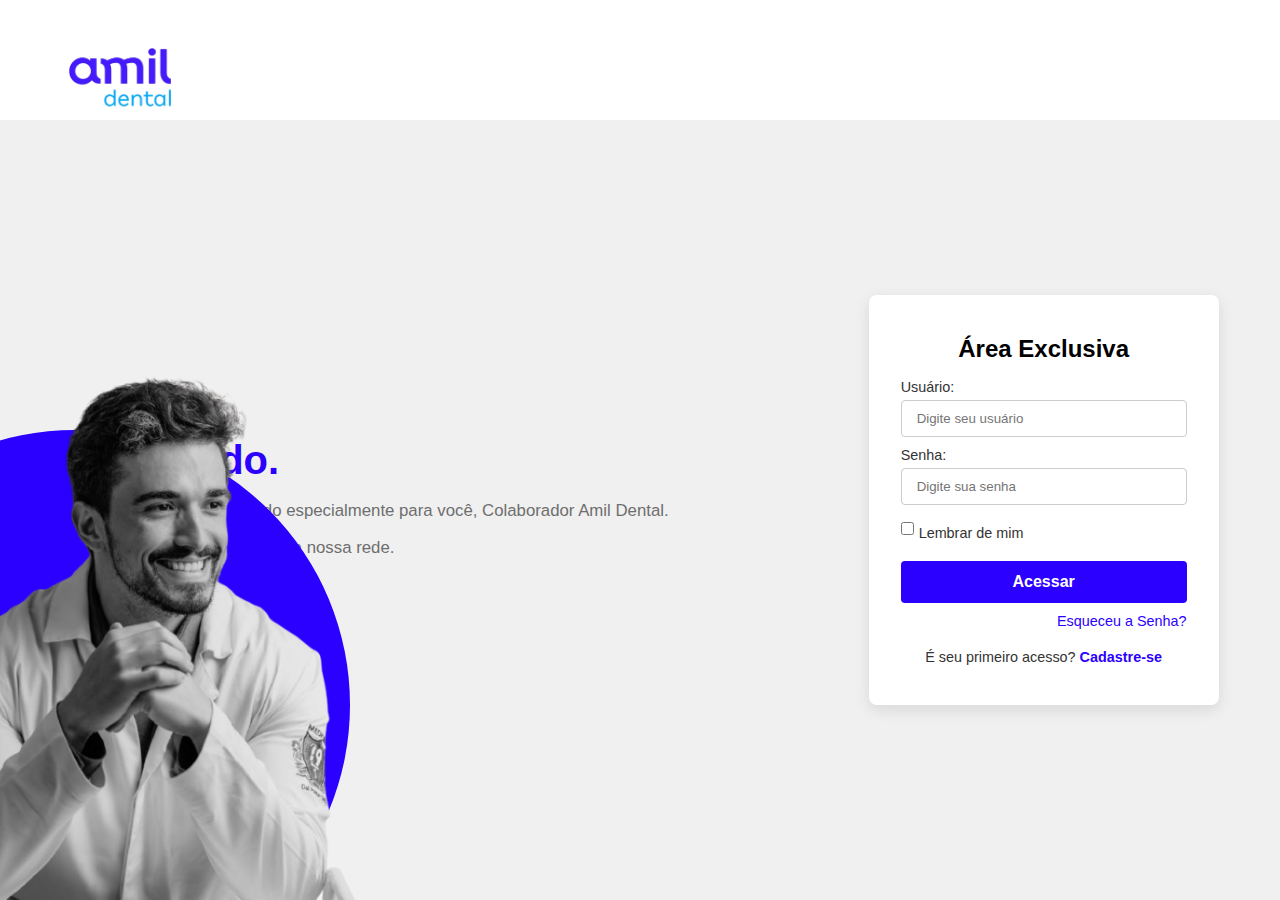
<file: projeto/index.html>
<!DOCTYPE html>
<html lang="pt-BR">
  <head>
    <meta charset="UTF-8" />
    <meta name="viewport" content="width=device-width, initial-scale=1.0" />
    <title>Amil Dental - Login</title>
    <link rel="stylesheet" href="style.css" />
  </head>
  <body>
    <div class="main-wrapper">
      <header class="top-bar">
        <img src="imagens/logo.png" alt="Logo Amil Dental" class="logo" />
      </header>

      <div class="container">
        <div class="left-side">
          <div class="text-content">
            <h2 class="welcome-title">Bem-vindo.</h2>
            <p>
              Seja bem vindo ao site criado especialmente para você, Colaborador
              Amil Dental.
            </p>
            <p class="thanks-text">
              Agradecemos por fazer parte da nossa rede.
            </p>
          </div>

          <div class="image-art">
            <div class="circle"></div>
            <img
              src="imagens/dentista.png"
              alt="Dentista"
              class="dentista-img"
            />
          </div>
        </div>

        <div class="right-side">
          <div class="login-box">
            <h2 class="area-title">Área Exclusiva</h2>
            <form action="dashboard.html">
              <label for="usuario">Usuário:</label>
              <input
                type="text"
                id="usuario"
                placeholder="Digite seu usuário"
              />

              <label for="senha">Senha:</label>
              <input
                type="password"
                id="senha"
                placeholder="Digite sua senha"
              />

              <div class="remember-me">
                <input type="checkbox" id="lembrar" />
                <label for="lembrar">Lembrar de mim</label>
              </div>

              <button type="submit" class="access-button">Acessar</button>

              <a href="#" class="forgot-password-link">Esqueceu a Senha?</a>
              <p class="first-access-text">
                É seu primeiro acesso?
                <a href="#" class="register-link">Cadastre-se</a>
              </p>
            </form>
          </div>
        </div>
      </div>
    </div>
  </body>
</html>
</file>
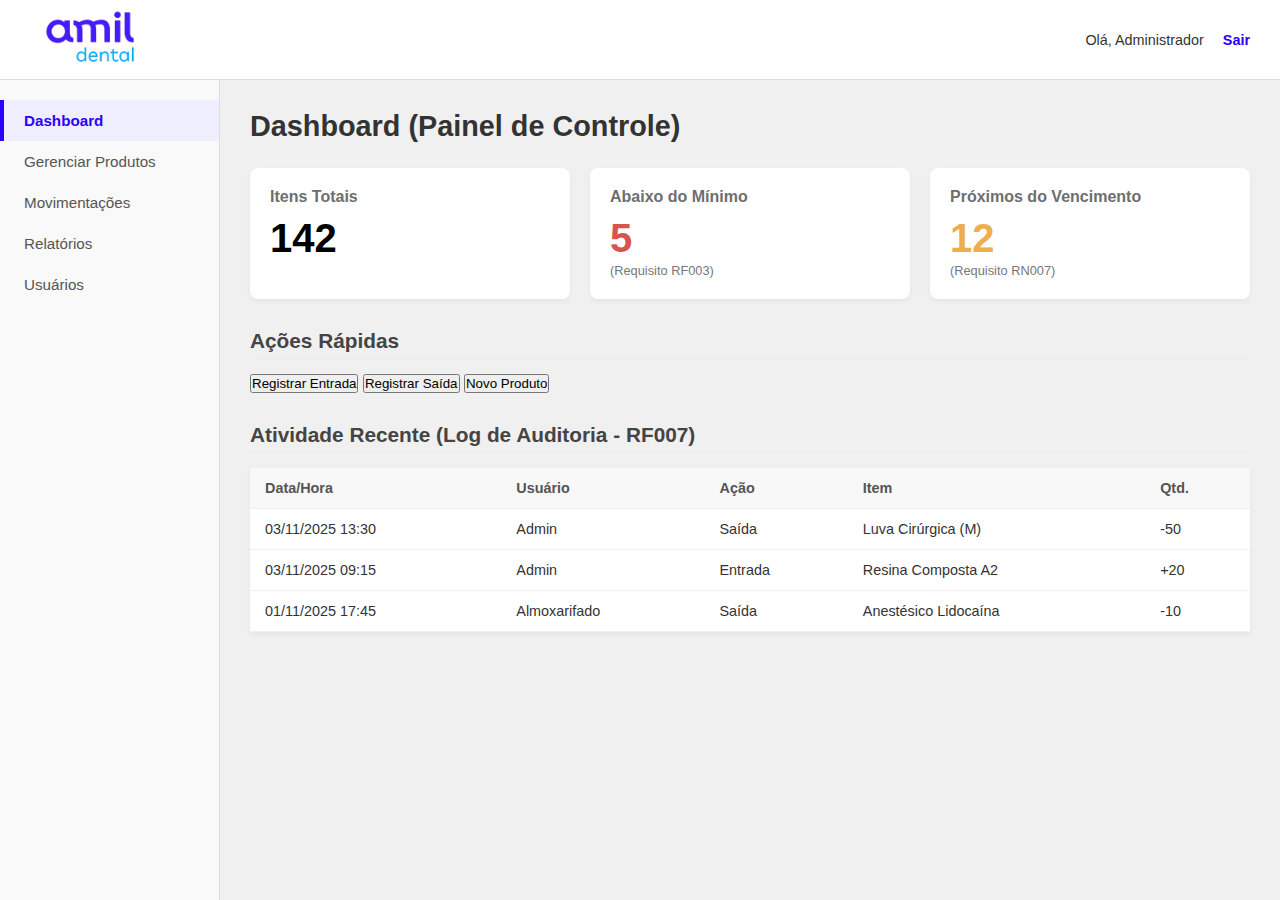
<file: projeto/dashboard.html>
<!DOCTYPE html>
<html lang="pt-BR">
  <head>
    <meta charset="UTF-8" />
    <meta name="viewport" content="width=device-width, initial-scale=1.0" />
    <title>Dashboard - Amil Dental</title>
    <link rel="stylesheet" href="style.css" />
    <link rel="stylesheet" href="dashboard.css" />
  </head>
  <body>
    <div class="dashboard-wrapper">
      <header class="dash-header">
        <img src="imagens/logo.png" alt="Logo Amil Dental" class="logo-dash" />
        <div class="user-info">
          <span>Olá, Administrador</span>
          <a href="index.html" class="logout-link">Sair</a>
        </div>
      </header>

      <div class="dash-container">
        <nav class="sidebar">
          <ul>
            <li class="active"><a href="dashboard.html">Dashboard</a></li>
            <li><a href="produtos.html">Gerenciar Produtos</a></li>
            <li><a href="movimentacoes.html">Movimentações</a></li>
            <li><a href="relatorios.html">Relatórios</a></li>
            <li><a href="usuarios.html">Usuários</a></li>
          </ul>
        </nav>

        <main class="main-content">
          <h1>Dashboard (Painel de Controle)</h1>

          <section class="stats-cards">
            <div class="card">
              <h3>Itens Totais</h3>
              <p>142</p>
            </div>
            <div class="card card-alert">
              <h3>Abaixo do Mínimo</h3>
              <p>5</p>
              <small>(Requisito RF003)</small>
            </div>
            <div class="card card-warning">
              <h3>Próximos do Vencimento</h3>
              <p>12</p>
              <small>(Requisito RN007)</small>
            </div>
          </section>

          <section class="quick-actions">
            <h2>Ações Rápidas</h2>
            <button>Registrar Entrada</button>
            <button>Registrar Saída</button>
            <button>Novo Produto</button>
          </section>

          <section class="recent-activity">
            <h2>Atividade Recente (Log de Auditoria - RF007)</h2>
            <table>
              <thead>
                <tr>
                  <th>Data/Hora</th>
                  <th>Usuário</th>
                  <th>Ação</th>
                  <th>Item</th>
                  <th>Qtd.</th>
                </tr>
              </thead>
              <tbody>
                <tr>
                  <td>03/11/2025 13:30</td>
                  <td>Admin</td>
                  <td>Saída</td>
                  <td>Luva Cirúrgica (M)</td>
                  <td>-50</td>
                </tr>
                <tr>
                  <td>03/11/2025 09:15</td>
                  <td>Admin</td>
                  <td>Entrada</td>
                  <td>Resina Composta A2</td>
                  <td>+20</td>
                </tr>
                <tr>
                  <td>01/11/2025 17:45</td>
                  <td>Almoxarifado</td>
                  <td>Saída</td>
                  <td>Anestésico Lidocaína</td>
                  <td>-10</td>
                </tr>
              </tbody>
            </table>
          </section>
        </main>
      </div>
    </div>
  </body>
</html>
</file>
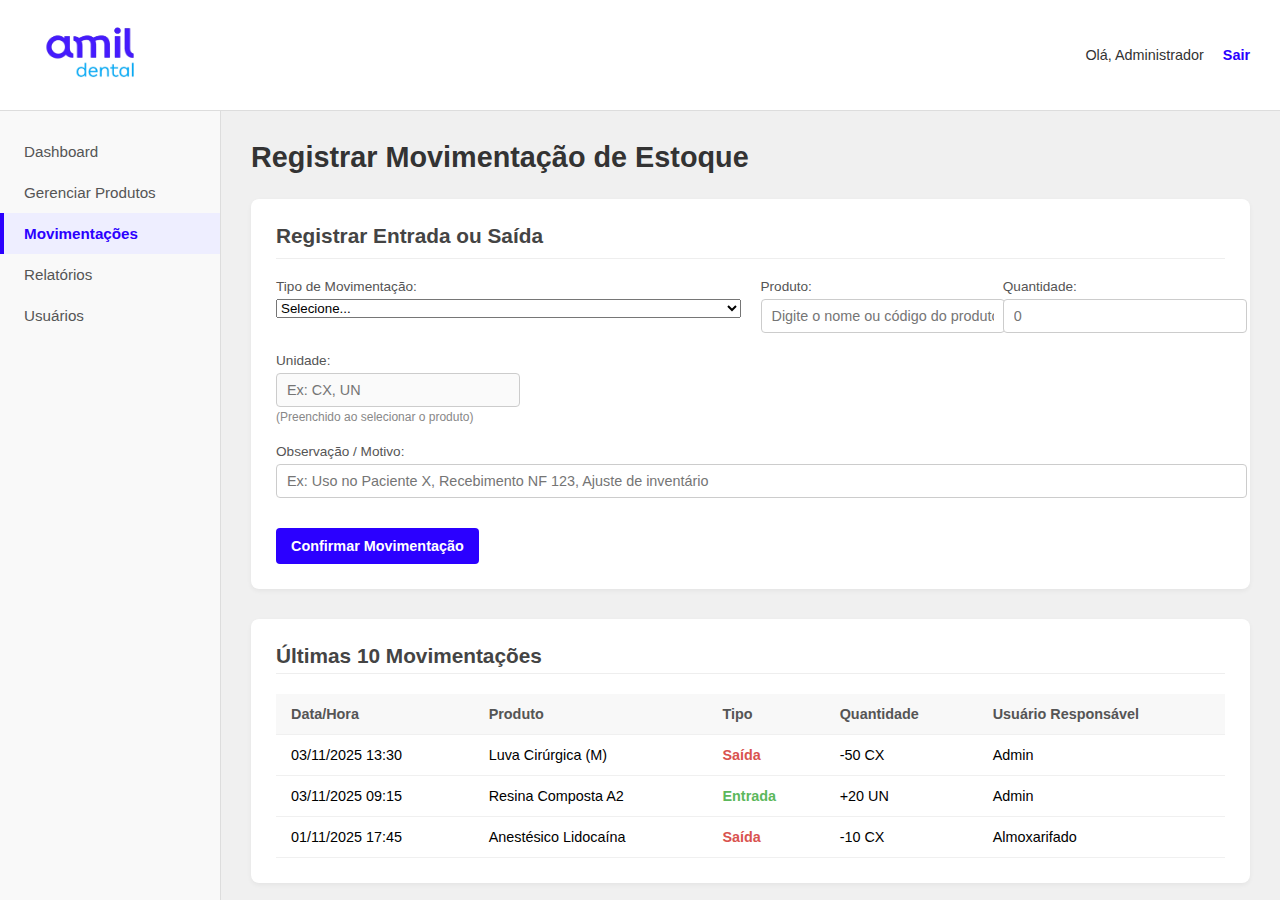
<file: projeto/movimentacoes.html>
<!DOCTYPE html>
<html lang="pt-BR">
  <head>
    <meta charset="UTF-8" />
    <meta name="viewport" content="width=device-width, initial-scale=1.0" />
    <title>Movimentações - Amil Dental</title>
    <link rel="stylesheet" href="dashboard.css" />
    <link rel="stylesheet" href="produtos.css" />
    <link rel="stylesheet" href="movimentacoes.css" />
  </head>
  <body>
    <div class="dashboard-wrapper">
      <header class="dash-header">
        <img src="imagens/logo.png" alt="Logo Amil Dental" class="logo-dash" />
        <div class="user-info">
          <span>Olá, Administrador</span>
          <a href="index.html" class="logout-link">Sair</a>
        </div>
      </header>

      <div class="dash-container">
        <nav class="sidebar">
          <ul>
            <li><a href="dashboard.html">Dashboard</a></li>
            <li><a href="produtos.html">Gerenciar Produtos</a></li>
            <li class="active">
              <a href="movimentacoes.html">Movimentações</a>
            </li>
            <li><a href="relatorios.html">Relatórios</a></li>
            <li><a href="usuarios.html">Usuários</a></li>
          </ul>
        </nav>

        <main class="main-content">
          <h1>Registrar Movimentação de Estoque</h1>

          <section class="form-container movement-form">
            <h2>Registrar Entrada ou Saída</h2>
            <form>
              <div class="form-group">
                <label for="mov-tipo">Tipo de Movimentação:</label>
                <select id="mov-tipo" required>
                  <option value="" disabled selected>Selecione...</option>
                  <option value="entrada">Entrada (Recebimento)</option>
                  <option value="saida">Saída (Uso Clínico)</option>
                  <option value="ajuste">Ajuste (Perda/Vencido)</option>
                </select>
              </div>

              <div class="form-group">
                <label for="mov-produto">Produto:</label>
                <input
                  type="text"
                  id="mov-produto"
                  placeholder="Digite o nome ou código do produto"
                  required
                />
                </div>

              <div class="form-group">
                <label for="mov-qtd">Quantidade:</label>
                <input type="number" id="mov-qtd" placeholder="0" required />
              </div>

              <div class="form-group">
                <label for="mov-unidade">Unidade:</label>
                <input
                  type="text"
                  id="mov-unidade"
                  placeholder="Ex: CX, UN"
                  disabled
                />
                <small>(Preenchido ao selecionar o produto)</small>
              </div>

              <div class="form-group form-group-full">
                <label for="mov-obs">Observação / Motivo:</label>
                <input
                  type="text"
                  id="mov-obs"
                  placeholder="Ex: Uso no Paciente X, Recebimento NF 123, Ajuste de inventário"
                />
              </div>

              <div class="form-actions">
                <button type="submit" class="btn-salvar">
                  Confirmar Movimentação
                </button>
              </div>
            </form>
          </section>

          <section class="table-container">
            <h2>Últimas 10 Movimentações</h2>
            <table>
              <thead>
                <tr>
                  <th>Data/Hora</th>
                  <th>Produto</th>
                  <th>Tipo</th>
                  <th>Quantidade</th>
                  <th>Usuário Responsável</th>
                </tr>
              </thead>
              <tbody>
                <tr>
                  <td>03/11/2025 13:30</td>
                  <td>Luva Cirúrgica (M)</td>
                  <td class="tipo-saida">Saída</td>
                  <td>-50 CX</td>
                  <td>Admin</td>
                </tr>
                <tr>
                  <td>03/11/2025 09:15</td>
                  <td>Resina Composta A2</td>
                  <td class="tipo-entrada">Entrada</td>
                  <td>+20 UN</td>
                  <td>Admin</td>
                </tr>
                <tr>
                  <td>01/11/2025 17:45</td>
                  <td>Anestésico Lidocaína</td>
                  <td class="tipo-saida">Saída</td>
                  <td>-10 CX</td>
                  <td>Almoxarifado</td>
                </tr>
                </tbody>
            </table>
          </section>
        </main>
      </div>
    </div>
  </body>
</html>
</file>
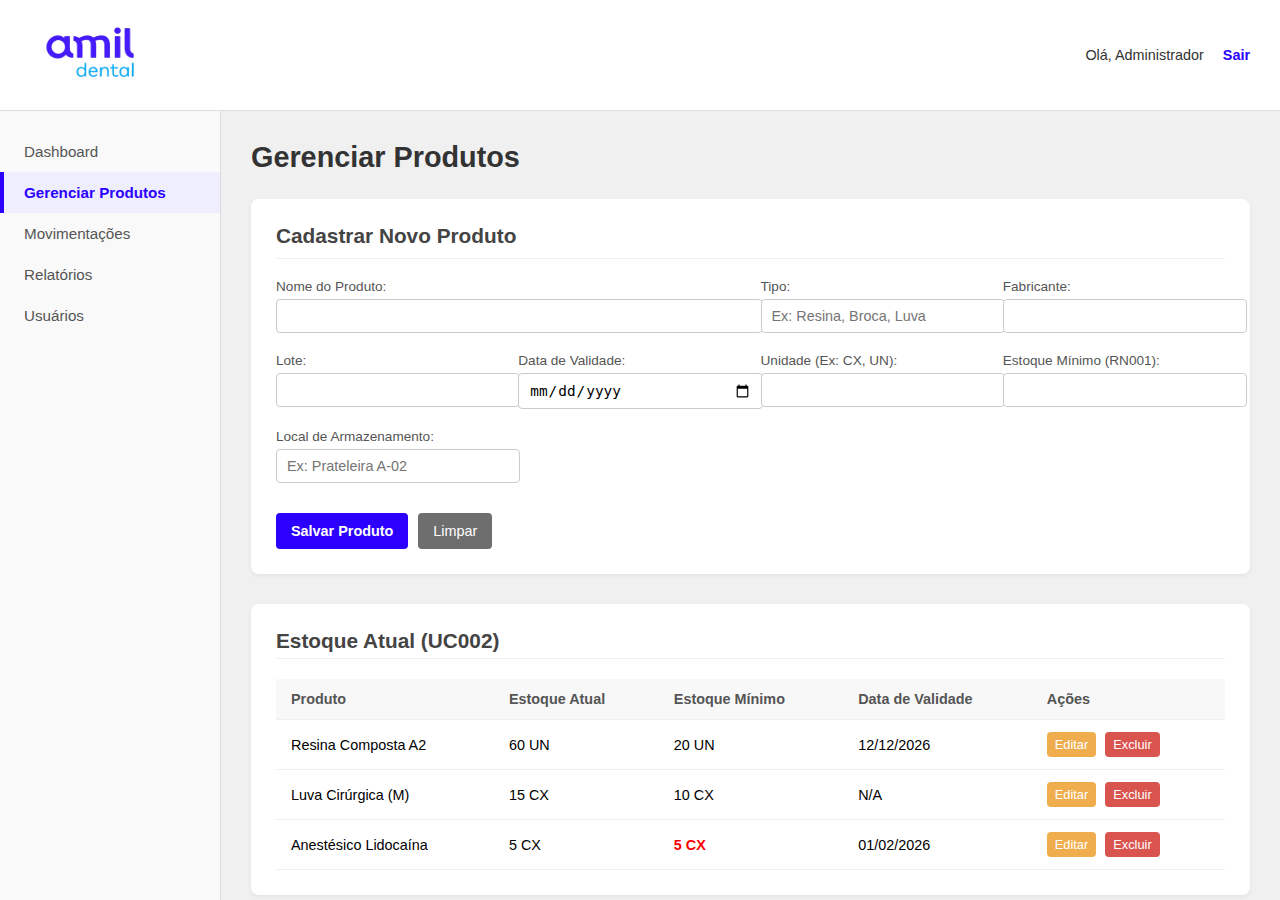
<file: projeto/produtos.html>
<!DOCTYPE html>
<html lang="pt-BR">
  <head>
    <meta charset="UTF-8" />
    <meta name="viewport" content="width=device-width, initial-scale=1.0" />
    <title>Gerenciar Produtos - Amil Dental</title>
    <link rel="stylesheet" href="dashboard.css" />
    <link rel="stylesheet" href="produtos.css" />
  </head>
  <body>
    <div class="dashboard-wrapper">
      <header class="dash-header">
        <img src="imagens/logo.png" alt="Logo Amil Dental" class="logo-dash" />
        <div class="user-info">
          <span>Olá, Administrador</span>
          <a href="index.html" class="logout-link">Sair</a>
        </div>
      </header>

      <div class="dash-container">
        <nav class="sidebar">
          <ul>
            <li><a href="dashboard.html">Dashboard</a></li>
            <li class="active"><a href="produtos.html">Gerenciar Produtos</a></li>
            <li><a href="#">Movimentações</a></li>
            <li><a href="relatorios.html">Relatórios</a></li>
            <li><a href="#">Usuários</a></li>
          </ul>
        </nav>

        <main class="main-content">
          <h1>Gerenciar Produtos</h1>

          <section class="form-container">
            <h2>Cadastrar Novo Produto</h2>
            <form class="product-form">
              <div class="form-group">
                <label for="prod-nome">Nome do Produto:</label>
                <input type="text" id="prod-nome" required />
              </div>
              <div class="form-group">
                <label for="prod-tipo">Tipo:</label>
                <input type="text" id="prod-tipo" placeholder="Ex: Resina, Broca, Luva" />
              </div>
              <div class="form-group">
                <label for="prod-fabricante">Fabricante:</label>
                <input type="text" id="prod-fabricante" />
              </div>
              <div class="form-group">
                <label for="prod-lote">Lote:</label>
                <input type="text" id="prod-lote" />
              </div>
              <div class="form-group">
                <label for="prod-validade">Data de Validade:</label>
                <input type="date" id="prod-validade" />
              </div>
              <div class="form-group">
                <label for="prod-unidade">Unidade (Ex: CX, UN):</label>
                <input type="text" id="prod-unidade" />
              </div>
              <div class="form-group">
                <label for="prod-estoque-min">Estoque Mínimo (RN001):</label>
                <input type="number" id="prod-estoque-min" required />
              </div>
              <div class="form-group">
                <label for="prod-local">Local de Armazenamento:</label>
                <input type="text" id="prod-local" placeholder="Ex: Prateleira A-02" />
              </div>
              <div class="form-actions">
                <button type="submit" class="btn-salvar">Salvar Produto</button>
                <button type="reset" class="btn-limpar">Limpar</button>
              </div>
            </form>
          </section>

          <section class="table-container">
            <h2>Estoque Atual (UC002)</h2>
            <table>
              <thead>
                <tr>
                  <th>Produto</th>
                  <th>Estoque Atual</th>
                  <th>Estoque Mínimo</th>
                  <th>Data de Validade</th>
                  <th>Ações</th>
                </tr>
              </thead>
              <tbody>
                <tr>
                  <td>Resina Composta A2</td>
                  <td>60 UN</td>
                  <td>20 UN</td>
                  <td>12/12/2026</td>
                  <td>
                    <button class="btn-action btn-edit">Editar</button>
                    <button class="btn-action btn-delete">Excluir</button>
                  </td>
                </tr>
                <tr>
                  <td>Luva Cirúrgica (M)</td>
                  <td>15 CX</td>
                  <td>10 CX</td>
                  <td>N/A</td>
                  <td>
                    <button class="btn-action btn-edit">Editar</button>
                    <button class="btn-action btn-delete">Excluir</button>
                  </td>
                </tr>
                <tr>
                  <td>Anestésico Lidocaína</td>
                  <td>5 CX</td>
                  <td style="color: red; font-weight: bold">5 CX</td>
                  <td>01/02/2026</td>
                  <td>
                    <button class="btn-action btn-edit">Editar</button>
                    <button class="btn-action btn-delete">Excluir</button>
                  </td>
                </tr>
              </tbody>
            </table>
          </section>
        </main>
      </div>
    </div>
  </body>
</html>
</file>
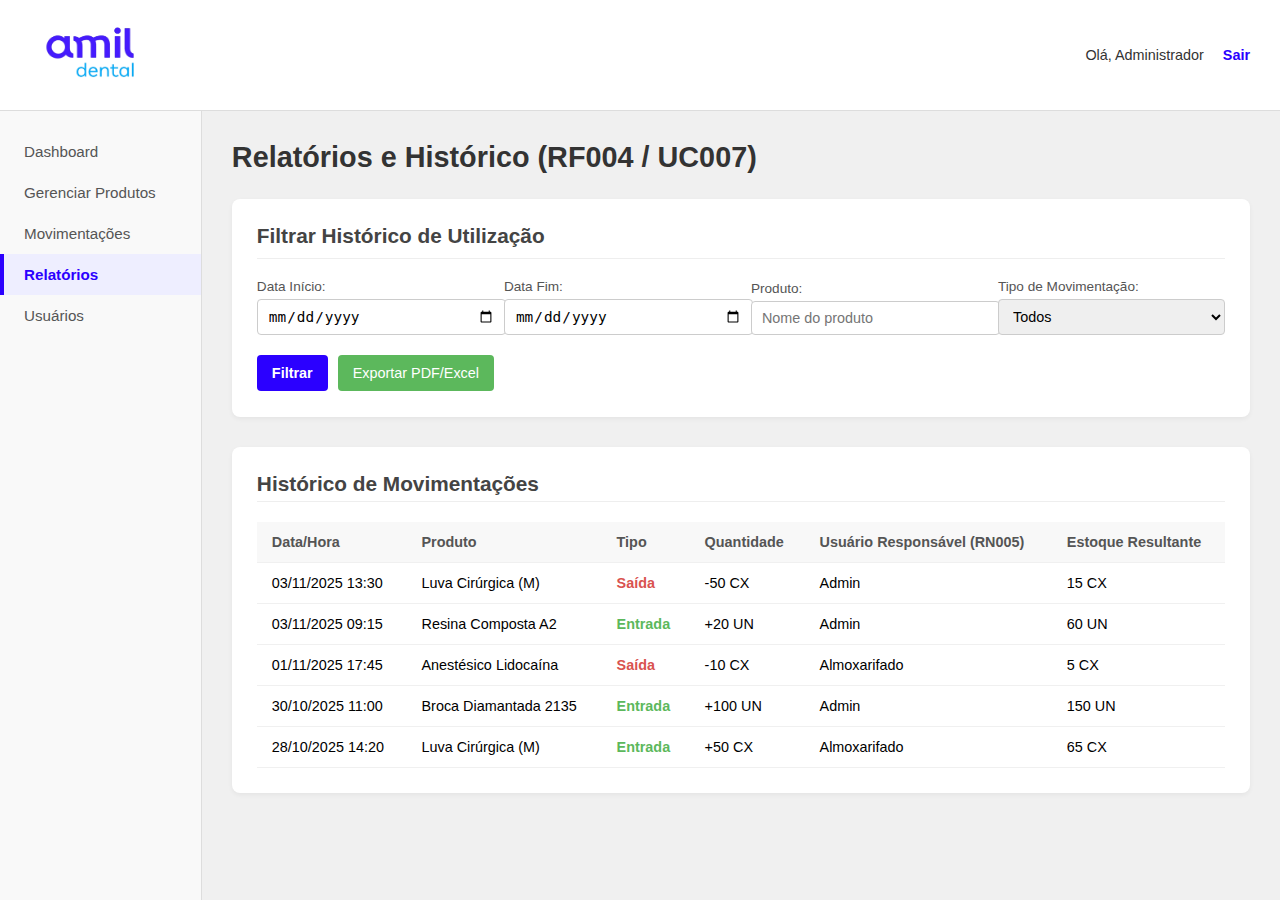
<file: projeto/relatorios.html>
<!DOCTYPE html>
<html lang="pt-BR">
  <head>
    <meta charset="UTF-8" />
    <meta name="viewport" content="width=device-width, initial-scale=1.0" />
    <title>Relatórios - Amil Dental</title>
    <link rel="stylesheet" href="dashboard.css" />
    <link rel="stylesheet" href="relatorios.css" />
  </head>
  <body>
    <div class="dashboard-wrapper">
      <header class="dash-header">
        <img src="imagens/logo.png" alt="Logo Amil Dental" class="logo-dash" />
        <div class="user-info">
          <span>Olá, Administrador</span>
          <a href="index.html" class="logout-link">Sair</a>
        </div>
      </header>

      <div class="dash-container">
        <nav class="sidebar">
          <ul>
            <li><a href="dashboard.html">Dashboard</a></li>
            <li><a href="produtos.html">Gerenciar Produtos</a></li>
            <li><a href="movimentacoes.html">Movimentações</a></li>
            <li class="active">
              <a href="relatorios.html">Relatórios</a>
            </li>
            <li><a href="usuarios.html">Usuários</a></li>
          </ul>
        </nav>

        <main class="main-content">
          <h1>Relatórios e Histórico (RF004 / UC007)</h1>

          <section class="filter-container">
            <h2>Filtrar Histórico de Utilização</h2>
            <form class="filter-form">
              <div class="form-group">
                <label for="filtro-data-inicio">Data Início:</label>
                <input type="date" id="filtro-data-inicio" />
              </div>
              <div class="form-group">
                <label for="filtro-data-fim">Data Fim:</label>
                <input type="date" id="filtro-data-fim" />
              </div>
              <div class="form-group">
                <label for="filtro-produto">Produto:</label>
                <input
                  type="text"
                  id="filtro-produto"
                  placeholder="Nome do produto"
                />
              </div>
              <div class="form-group">
                <label for="filtro-tipo">Tipo de Movimentação:</label>
                <select id="filtro-tipo">
                  <option value="">Todos</option>
                  <option value="entrada">Entrada</option>
                  <option value="saida">Saída</option>
                </select>
              </div>
              <div class="form-actions">
                <button type="submit" class="btn-filtrar">Filtrar</button>
                <button type="button" class="btn-exportar">
                  Exportar PDF/Excel
                </button>
              </div>
            </form>
          </section>

          <section class="table-container">
            <h2>Histórico de Movimentações</h2>
            <table>
              <thead>
                <tr>
                  <th>Data/Hora</th>
                  <th>Produto</th>
                  <th>Tipo</th>
                  <th>Quantidade</th>
                  <th>Usuário Responsável (RN005)</th>
                  <th>Estoque Resultante</th>
                </tr>
              </thead>
              <tbody>
                <tr>
                  <td>03/11/2025 13:30</td>
                  <td>Luva Cirúrgica (M)</td>
                  <td class="tipo-saida">Saída</td>
                  <td>-50 CX</td>
                  <td>Admin</td>
                  <td>15 CX</td>
                </tr>
                <tr>
                  <td>03/11/2025 09:15</td>
                  <td>Resina Composta A2</td>
                  <td class="tipo-entrada">Entrada</td>
                  <td>+20 UN</td>
                  <td>Admin</td>
                  <td>60 UN</td>
                </tr>
                <tr>
                  <td>01/11/2025 17:45</td>
                  <td>Anestésico Lidocaína</td>
                  <td class="tipo-saida">Saída</td>
                  <td>-10 CX</td>
                  <td>Almoxarifado</td>
                  <td>5 CX</td>
                </tr>
                <tr>
                  <td>30/10/2025 11:00</td>
                  <td>Broca Diamantada 2135</td>
                  <td class="tipo-entrada">Entrada</td>
                  <td>+100 UN</td>
                  <td>Admin</td>
                  <td>150 UN</td>
                </tr>
                <tr>
                  <td>28/10/2025 14:20</td>
                  <td>Luva Cirúrgica (M)</td>
                  <td class="tipo-entrada">Entrada</td>
                  <td>+50 CX</td>
                  <td>Almoxarifado</td>
                  <td>65 CX</td>
                </tr>
              </tbody>
            </table>
          </section>
        </main>
      </div>
    </div>
  </body>
</html>
</file>
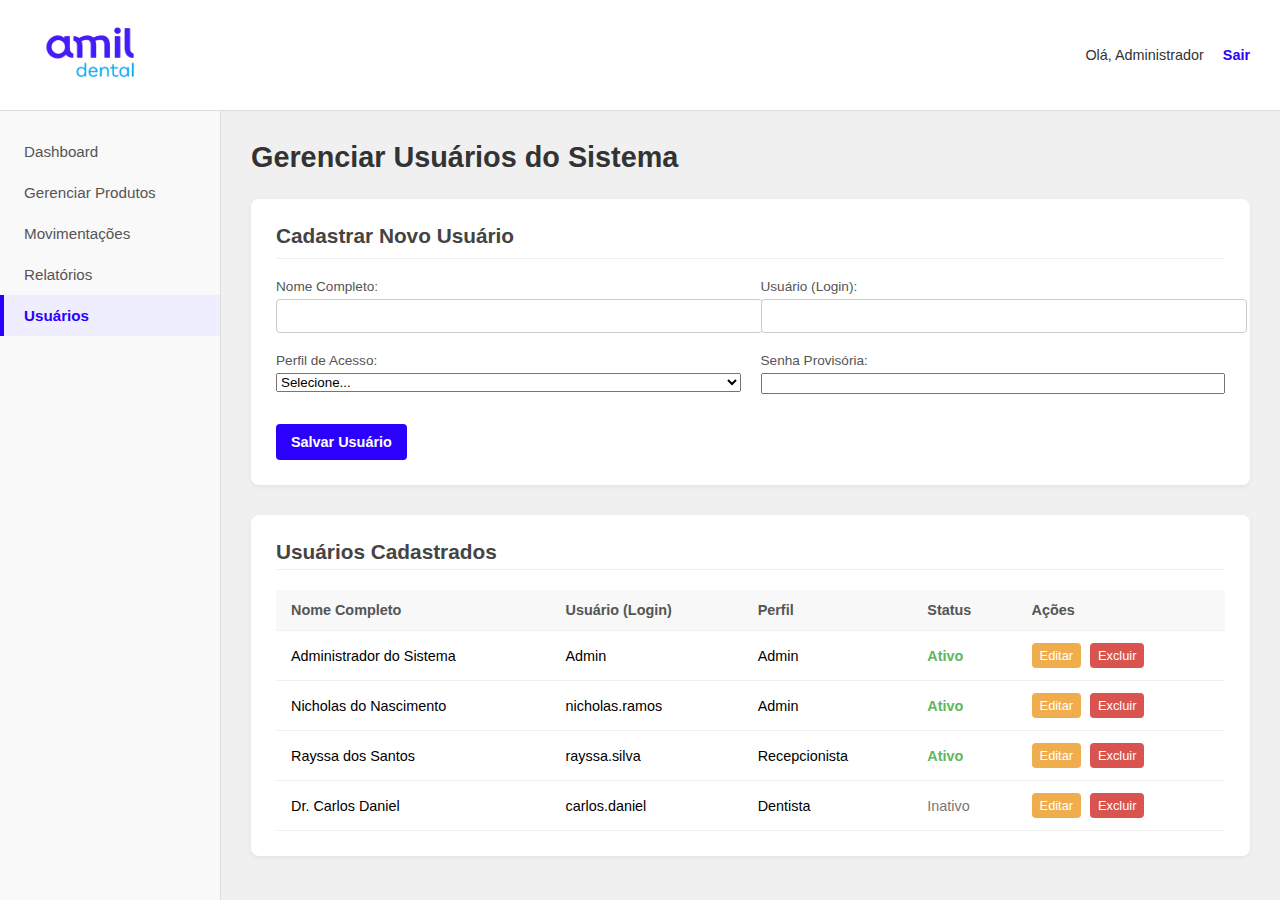
<file: projeto/usuarios.html>
<!DOCTYPE html>
<html lang="pt-BR">
  <head>
    <meta charset="UTF-8" />
    <meta name="viewport" content="width=device-width, initial-scale=1.0" />
    <title>Gerenciar Usuários - Amil Dental</title>
    <link rel="stylesheet" href="dashboard.css" />
    <link rel="stylesheet" href="produtos.css" />
    <link rel="stylesheet" href="usuarios.css" />
  </head>
  <body>
    <div class="dashboard-wrapper">
      <header class="dash-header">
        <img src="imagens/logo.png" alt="Logo Amil Dental" class="logo-dash" />
        <div class="user-info">
          <span>Olá, Administrador</span>
          <a href="index.html" class="logout-link">Sair</a>
        </div>
      </header>

      <div class="dash-container">
        <nav class="sidebar">
          <ul>
            <li><a href="dashboard.html">Dashboard</a></li>
            <li><a href="produtos.html">Gerenciar Produtos</a></li>
            <li><a href="movimentacoes.html">Movimentações</a></li>
            <li><a href="relatorios.html">Relatórios</a></li>
            <li class="active"><a href="usuarios.html">Usuários</a></li>
          </ul>
        </nav>

        <main class="main-content">
          <h1>Gerenciar Usuários do Sistema</h1>

          <section class="form-container">
            <h2>Cadastrar Novo Usuário</h2>
            <form class="user-form">
              <div class="form-group">
                <label for="user-nome">Nome Completo:</label>
                <input type="text" id="user-nome" required />
              </div>
              <div class="form-group">
                <label for="user-login">Usuário (Login):</label>
                <input type="text" id="user-login" required />
              </div>
              <div class="form-group">
                <label for="user-perfil">Perfil de Acesso:</label>
                <select id="user-perfil" required>
                  <option value="" disabled selected>Selecione...</option>
                  <option value="admin">Admin (Administrador)</option>
                  <option value="recepcionista">Recepcionista</option>
                  <option value="dentista">Dentista</option>
                </select>
              </div>
              <div class="form-group">
                <label for="user-senha">Senha Provisória:</label>
                <input type="password" id="user-senha" />
              </div>
              <div class="form-actions">
                <button type="submit" class="btn-salvar">Salvar Usuário</button>
              </div>
            </form>
          </section>

          <section class="table-container">
            <h2>Usuários Cadastrados</h2>
            <table>
              <thead>
                <tr>
                  <th>Nome Completo</th>
                  <th>Usuário (Login)</th>
                  <th>Perfil</th>
                  <th>Status</th>
                  <th>Ações</th>
                </tr>
              </thead>
              <tbody>
                <tr>
                  <td>Administrador do Sistema</td>
                  <td>Admin</td>
                  <td>Admin</td>
                  <td class="status-ativo">Ativo</td>
                  <td>
                    <button class="btn-action btn-edit">Editar</button>
                    <button class="btn-action btn-delete" disabled>
                      Excluir
                    </button>
                  </td>
                </tr>
                <tr>
                  <td>Nicholas do Nascimento</td>
                  <td>nicholas.ramos</td>
                  <td>Admin</td>
                  <td class="status-ativo">Ativo</td>
                  <td>
                    <button class="btn-action btn-edit">Editar</button>
                    <button class="btn-action btn-delete">Excluir</button>
                  </td>
                </tr>
                <tr>
                  <td>Rayssa dos Santos</td>
                  <td>rayssa.silva</td>
                  <td>Recepcionista</td>
                  <td class="status-ativo">Ativo</td>
                  <td>
                    <button class="btn-action btn-edit">Editar</button>
                    <button class="btn-action btn-delete">Excluir</button>
                  </td>
                </tr>
                <tr>
                  <td>Dr. Carlos Daniel</td>
                  <td>carlos.daniel</td>
                  <td>Dentista</td>
                  <td class="status-inativo">Inativo</td>
                  <td>
                    <button class="btn-action btn-edit">Editar</button>
                    <button class="btn-action btn-delete">Excluir</button>
                  </td>
                </tr>
              </tbody>
            </table>
          </section>
        </main>
      </div>
    </div>
  </body>
</html>
</file>
<file: projeto/dashboard.css>
body,
h1,
h2,
h3,
p,
ul,
table {
  margin: 0;
  padding: 0;
  box-sizing: border-box;
}

body {
  font-family: "Arial", sans-serif;
  background-color: var(--bg-color, #f0f0f0);
}

.dashboard-wrapper {
  display: flex;
  flex-direction: column;
  height: 100vh;
}

.dash-header {
  display: flex;
  justify-content: space-between;
  align-items: center;
  background-color: var(--white, #fff);
  padding: 15px 30px;
  border-bottom: 1px solid #ddd;
  height: 80px;
}

.logo-dash {
  width: 120px;
  height: auto;
}

.user-info {
  font-size: 0.9rem;
}

.user-info span {
  margin-right: 15px;
  color: #333;
}

.logout-link {
  color: var(--primary-blue, #2b00ff);
  text-decoration: none;
  font-weight: bold;
}

.dash-container {
  display: flex;
  flex-grow: 1;
  overflow: hidden;
}

.sidebar {
  width: 220px;
  background-color: #f9f9f9;
  border-right: 1px solid #ddd;
  padding-top: 20px;
}

.sidebar ul {
  list-style-type: none;
}

.sidebar li a {
  display: block;
  padding: 12px 20px;
  text-decoration: none;
  color: #555;
  font-size: 0.95rem;
  border-left: 4px solid transparent;
}

.sidebar li.active a,
.sidebar li a:hover {
  background-color: #eef;
  color: var(--primary-blue, #2b00ff);
  font-weight: bold;
  border-left-color: var(--primary-blue, #2b00ff);
}

.main-content {
  flex-grow: 1;
  padding: 30px;
  overflow-y: auto;
}

.main-content h1 {
  font-size: 1.8rem;
  color: #333;
  margin-bottom: 25px;
}

.stats-cards {
  display: flex;
  gap: 20px;
  margin-bottom: 30px;
}

.card {
  flex: 1;
  background-color: var(--white, #fff);
  padding: 20px;
  border-radius: 8px;
  box-shadow: 0 2px 5px rgba(0, 0, 0, 0.05);
}

.card h3 {
  font-size: 1rem;
  color: var(--light-gray, #6e6e6e);
  margin-bottom: 10px;
}

.card p {
  font-size: 2.5rem;
  font-weight: bold;
  color: #000;
}

.card small {
  font-size: 0.8rem;
  color: #777;
}

.card.card-alert p {
  color: #d9534f;
}
.card.card-warning p {
  color: #f0ad4e;
}

.quick-actions,
.recent-activity {
  margin-bottom: 30px;
}

.main-content h2 {
  font-size: 1.3rem;
  color: #444;
  margin-bottom: 15px;
  border-bottom: 1px solid #eee;
  padding-bottom: 5px;
}

.quick-actions .btn-quick {
  background-color: var(--primary-blue, #2b00ff);
  color: var(--white, #fff);
  border: none;
  padding: 10px 15px;
  font-size: 0.9rem;
  font-weight: bold;
  border-radius: 4px;
  cursor: pointer;
  margin-right: 10px;
  transition: background-color 0.3s;
  text-decoration: none;
}

.quick-actions .btn-quick:hover {
  background-color: #2000c4;
}

.recent-activity table {
  width: 100%;
  border-collapse: collapse;
  background: var(--white, #fff);
  box-shadow: 0 2px 5px rgba(0, 0, 0, 0.05);
}

.recent-activity th,
.recent-activity td {
  padding: 12px 15px;
  text-align: left;
  border-bottom: 1px solid #f0f0f0;
  font-size: 0.9rem;
}

.recent-activity th {
  background-color: #f8f8f8;
  color: #555;
}

.recent-activity td {
  color: #333;
}
</file>
<file: projeto/produtos.css>
.form-container {
  background-color: #fff;
  padding: 25px;
  border-radius: 8px;
  box-shadow: 0 2px 5px rgba(0, 0, 0, 0.05);
  margin-bottom: 30px;
}

.form-container h2 {
  font-size: 1.3rem;
  color: #444;
  margin-bottom: 20px;
  border-bottom: 1px solid #eee;
  padding-bottom: 10px;
}

.product-form {
  display: grid;
  grid-template-columns: repeat(4, 1fr);
  gap: 20px;
}

.form-group {
  display: flex;
  flex-direction: column;
}

.form-group label {
  font-size: 0.85rem;
  color: #555;
  margin-bottom: 5px;
}

.form-group input[type="text"],
.form-group input[type="number"],
.form-group input[type="date"] {
  width: 100%;
  padding: 8px 10px;
  border: 1px solid #ccc;
  border-radius: 4px;
  font-size: 0.9rem;
}

.form-group:nth-child(1) {
  grid-column: span 2;
}

.form-actions {
  grid-column: 1 / -1;
  display: flex;
  gap: 10px;
  margin-top: 10px;
}

.btn-salvar {
  background-color: var(--primary-blue, #2b00ff);
  color: white;
  border: none;
  padding: 10px 15px;
  font-size: 0.9rem;
  font-weight: bold;
  border-radius: 4px;
  cursor: pointer;
  transition: background-color 0.3s;
}
.btn-salvar:hover {
  background-color: #2000c4;
}

.btn-limpar {
  background-color: var(--light-gray, #6e6e6e);
  color: white;
  border: none;
  padding: 10px 15px;
  font-size: 0.9rem;
  border-radius: 4px;
  cursor: pointer;
}
.btn-limpar:hover {
  background-color: #555;
}

.table-container {
  background-color: #fff;
  padding: 25px;
  border-radius: 8px;
  box-shadow: 0 2px 5px rgba(0, 0, 0, 0.05);
}

.table-container h2 {
  font-size: 1.3rem;
  color: #444;
  margin-bottom: 20px;
}

.table-container table {
  width: 100%;
  border-collapse: collapse;
}

.table-container th,
.table-container td {
  padding: 12px 15px;
  text-align: left;
  border-bottom: 1px solid #f0f0f0;
  font-size: 0.9rem;
}

.table-container th {
  background-color: #f8f8f8;
  color: #555;
}

.btn-action {
  padding: 5px 8px;
  border: none;
  border-radius: 4px;
  color: white;
  font-size: 0.8rem;
  cursor: pointer;
  margin-right: 5px;
}
.btn-edit {
  background-color: #f0ad4e;
}
.btn-delete {
  background-color: #d9534f;
}
</file>
<file: projeto/movimentacoes.css>
.movement-form form {
  display: grid;
  grid-template-columns: repeat(4, 1fr);
  gap: 20px;
}
.form-group-full {
  grid-column: 1 / -1;
}
.form-group small {
  font-size: 0.75rem;
  color: #888;
  margin-top: 3px;
}
.tipo-entrada {
  color: #5cb85c;
  font-weight: bold;
}
.tipo-saida {
  color: #d9534f;
  font-weight: bold;
}

.tipo-ajuste {
  color: #f0ad4e;
  font-weight: bold;
}
</file>
<file: projeto/relatorios.css>
.filter-container {
  background-color: #fff;
  padding: 25px;
  border-radius: 8px;
  box-shadow: 0 2px 5px rgba(0, 0, 0, 0.05);
  margin-bottom: 30px;
}

.filter-container h2 {
  font-size: 1.3rem;
  color: #444;
  margin-bottom: 20px;
  border-bottom: 1px solid #eee;
  padding-bottom: 10px;
}

.filter-form {
  display: flex;
  flex-wrap: wrap;
  align-items: flex-end;
  gap: 20px;
}

.form-group {
  display: flex;
  flex-direction: column;
  flex: 1;
  min-width: 180px;
}
.form-group label {
  font-size: 0.85rem;
  color: #555;
  margin-bottom: 5px;
}

.form-group input[type="text"],
.form-group input[type="date"],
.form-group select {
  width: 100%;
  padding: 8px 10px;
  border: 1px solid #ccc;
  border-radius: 4px;
  font-size: 0.9rem;
}

.form-actions {
  display: flex;
  gap: 10px;
  padding-bottom: 1px;
}

.btn-filtrar {
  background-color: var(--primary-blue, #2b00ff);
  color: white;
  border: none;
  padding: 10px 15px;
  font-size: 0.9rem;
  font-weight: bold;
  border-radius: 4px;
  cursor: pointer;
  transition: background-color 0.3s;
}
.btn-filtrar:hover {
  background-color: #2000c4;
}

.btn-exportar {
  background-color: #5cb85c;
  color: white;
  border: none;
  padding: 10px 15px;
  font-size: 0.9rem;
  border-radius: 4px;
  cursor: pointer;
}
.btn-exportar:hover {
  background-color: #4cae4c;
}

.table-container {
  background-color: #fff;
  padding: 25px;
  border-radius: 8px;
  box-shadow: 0 2px 5px rgba(0, 0, 0, 0.05);
}

.table-container h2 {
  font-size: 1.3rem;
  color: #444;
  margin-bottom: 20px;
}

.table-container table {
  width: 100%;
  border-collapse: collapse;
}

.table-container th,
.table-container td {
  padding: 12px 15px;
  text-align: left;
  border-bottom: 1px solid #f0f0f0;
  font-size: 0.9rem;
}

.table-container th {
  background-color: #f8f8f8;
  color: #555;
}

.tipo-entrada {
  color: #5cb85c;
  font-weight: bold;
}

.tipo-saida {
  color: #d9534f;
  font-weight: bold;
}
</file>
<file: projeto/usuarios.css>
.user-form {
  display: grid;
  grid-template-columns: repeat(4, 1fr);
  gap: 20px;
}

.user-form .form-group:nth-child(1) {
  grid-column: span 2;
}
.user-form .form-group:nth-child(2) {
  grid-column: span 2;
}
.user-form .form-group:nth-child(3) {
  grid-column: span 2;
}
.user-form .form-group:nth-child(4) {
  grid-column: span 2;
}

.user-form .form-actions {
  grid-column: 1 / -1;
}

.status-ativo {
  color: #5cb85c;
  font-weight: bold;
}

.status-inativo {
  color: #777;
}
</file>
<file: projeto/style.css>
/* RESET E CORES */
:root {
  --primary-blue: #2b00ff;
  --light-gray: #6e6e6e;
  --bg-color: #f0f0f0; /* Fundo cinza claro */
  --white: #ffffff;
  --login-box-width: 450px; /* AJUSTADO: Aumenta a largura da caixa de login */
}

* {
  margin: 0;
  padding: 0;
  box-sizing: border-box;
  font-family: "Arial", sans-serif;
}

body {
  min-height: 100vh;
  background-color: var(--bg-color);
}

/* 1. LAYOUT PRINCIPAL E FUNDO (CSS Grid para layout de 2 colunas) */
.main-wrapper {
  min-height: 100vh;
  display: grid;
  /* Coluna 1: Flexível (Arte) | Coluna 2: Fixo (Caixa de Login + Espaço) */
  grid-template-columns: 1fr calc(var(--login-box-width) + 150px);
  position: relative;
}

/* 2. BARRA BRANCA SUPERIOR COM LOGO */
.top-bar {
  grid-column: 1 / span 2;
  position: absolute;
  top: 0;
  left: 0;
  width: 100%;
  height: 120px;
  background-color: var(--white);
  z-index: 20;
}

.logo {
  position: absolute;
  top: 30px;
  left: 50px;
  width: 140px;
  height: auto;
  z-index: 25;
}

/* 3. CONTAINER DE CONTEÚDO (Centraliza o texto/login) */
.container {
  grid-column: 1 / span 2;
  display: flex;
  justify-content: center;
  align-items: center;
  width: 100%;
  padding-top: 100px;
  z-index: 10;
}

/* 4. LADO ESQUERDO (Texto) */
.left-side {
  grid-column: 1 / 2;
  display: flex;
  flex-direction: column;
  justify-content: center;
  padding-left: 50px;
  padding-right: 150px;
  position: relative;
}

.welcome-title {
  color: var(--primary-blue);
  font-size: 2.5rem;
  margin-bottom: 15px;
}

.text-content p {
  color: var(--light-gray);
  font-size: 1.05rem;
  line-height: 1.6;
}

.thanks-text {
  margin-top: 10px;
}

/* 5. ARTE (CÍRCULO E DENTISTA) - Fixada na lateral esquerda do viewport */
.image-art {
  position: fixed;
  bottom: 0;
  left: 0;
  width: 50vw;
  height: 100vh;
  overflow: hidden;
  pointer-events: none;
  z-index: 5;
}

.circle {
  position: absolute;
  bottom: -80px;
  left: -200px;
  width: 550px;
  height: 550px;
  background: var(--primary-blue);
  border-radius: 50%;
  z-index: 6;
}

.dentista-img {
  position: absolute;
  bottom: 0;
  left: -20px;
  width: 380px;
  height: auto;
  z-index: 7;
}

/* 6. LADO DIREITO (CAIXA DE LOGIN) */
.right-side {
  grid-column: 2 / 3;
  width: var(--login-box-width);
  display: flex;
  justify-content: flex-start;
  align-items: center;
  padding: 50px;
  z-index: 10;
}

.login-box {
  width: var(--login-box-width);
  background-color: var(--white);
  box-shadow: 0 5px 15px rgba(0, 0, 0, 0.1);
  padding: 2.5rem 2rem;
  border-radius: 8px;
}

/* ESTILOS DO FORMULÁRIO */
.area-title {
  text-align: center;
  margin-bottom: 1rem;
  color: #000;
  font-size: 1.5rem;
  font-weight: 600;
}
label {
  display: block;
  margin-top: 10px;
  font-size: 0.9rem;
  color: #333;
}
input[type="text"],
input[type="password"] {
  width: 100%;
  padding: 10px 15px;
  margin-top: 5px;
  border: 1px solid #ccc;
  border-radius: 4px;
}
.remember-me {
  display: flex;
  align-items: center;
  margin: 10px 0 20px;
}
.remember-me label {
  margin-left: 5px;
  font-size: 0.9rem;
}
.access-button {
  width: 100%;
  background-color: var(--primary-blue);
  color: var(--white);
  border: none;
  padding: 12px;
  font-size: 1rem;
  font-weight: bold;
  border-radius: 4px;
  cursor: pointer;
  transition: background-color 0.3s;
}
.access-button:hover {
  background-color: #2000c4;
}
.forgot-password-link {
  color: var(--primary-blue);
  font-size: 0.9rem;
  text-decoration: none;
  display: block;
  text-align: right;
  margin-top: 10px;
}
.first-access-text {
  text-align: center;
  margin-top: 20px;
  color: #333;
  font-size: 0.9rem;
}
.register-link {
  color: var(--primary-blue);
  text-decoration: none;
  font-weight: bold;
}

/* RESPONSIVIDADE (Celular/Tablet - Quebra o layout de coluna) */
@media (max-width: 950px) {
  .main-wrapper {
    grid-template-columns: 1fr;
    min-height: auto;
    padding-bottom: 40px;
  }

  .container {
    flex-direction: column;
    padding: 20px;
    padding-top: 80px;
  }

  /* Remove o fixo e volta ao fluxo */
  .image-art {
    position: relative;
    width: 100%;
    height: 300px;
    order: 2;
  }

  /* Centraliza a arte no móvel */
  .dentista-img {
    left: 50%;
    transform: translateX(-50%);
    width: 250px;
  }

  .circle {
    left: 50%;
    transform: translateX(-50%);
  }

  .left-side {
    padding: 0 20px;
    text-align: center;
    order: 1;
  }

  .right-side {
    width: 100%;
    padding: 20px;
    order: 3;
    justify-content: center;
  }
}
</file>
